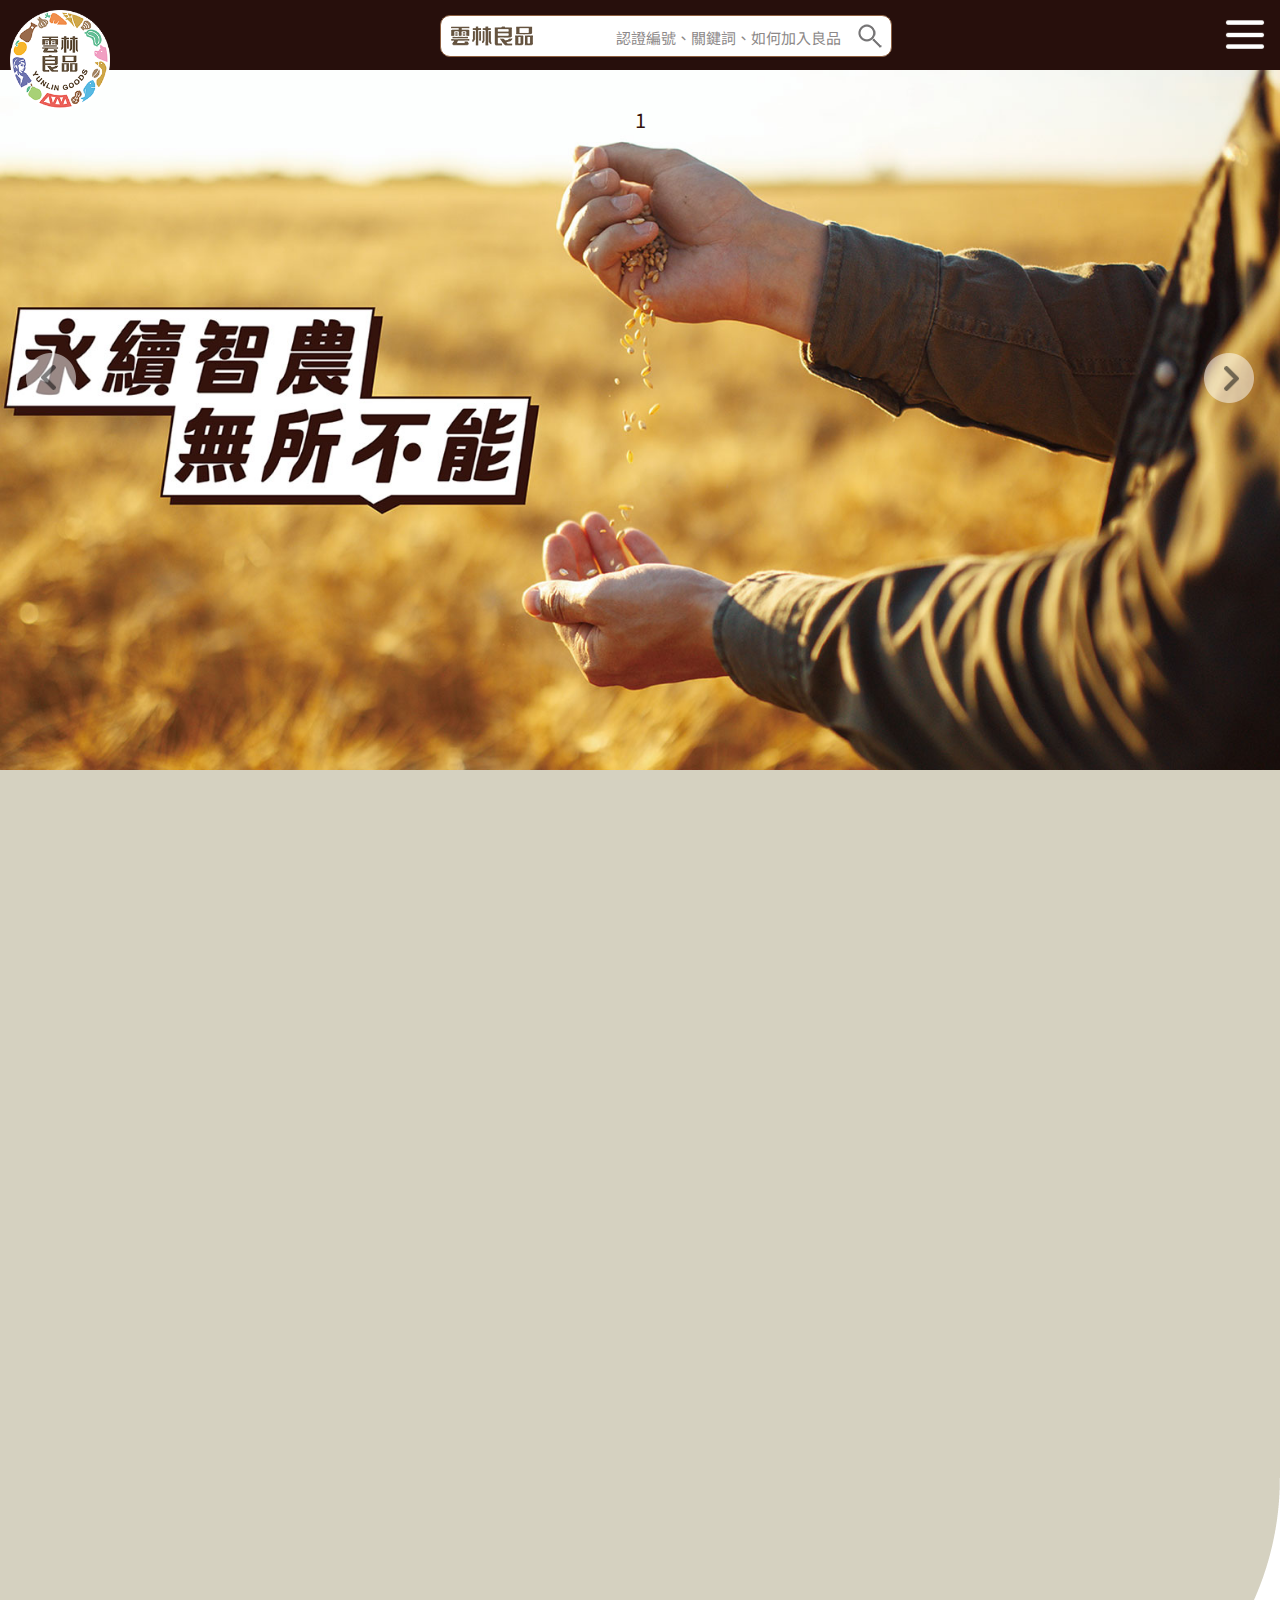
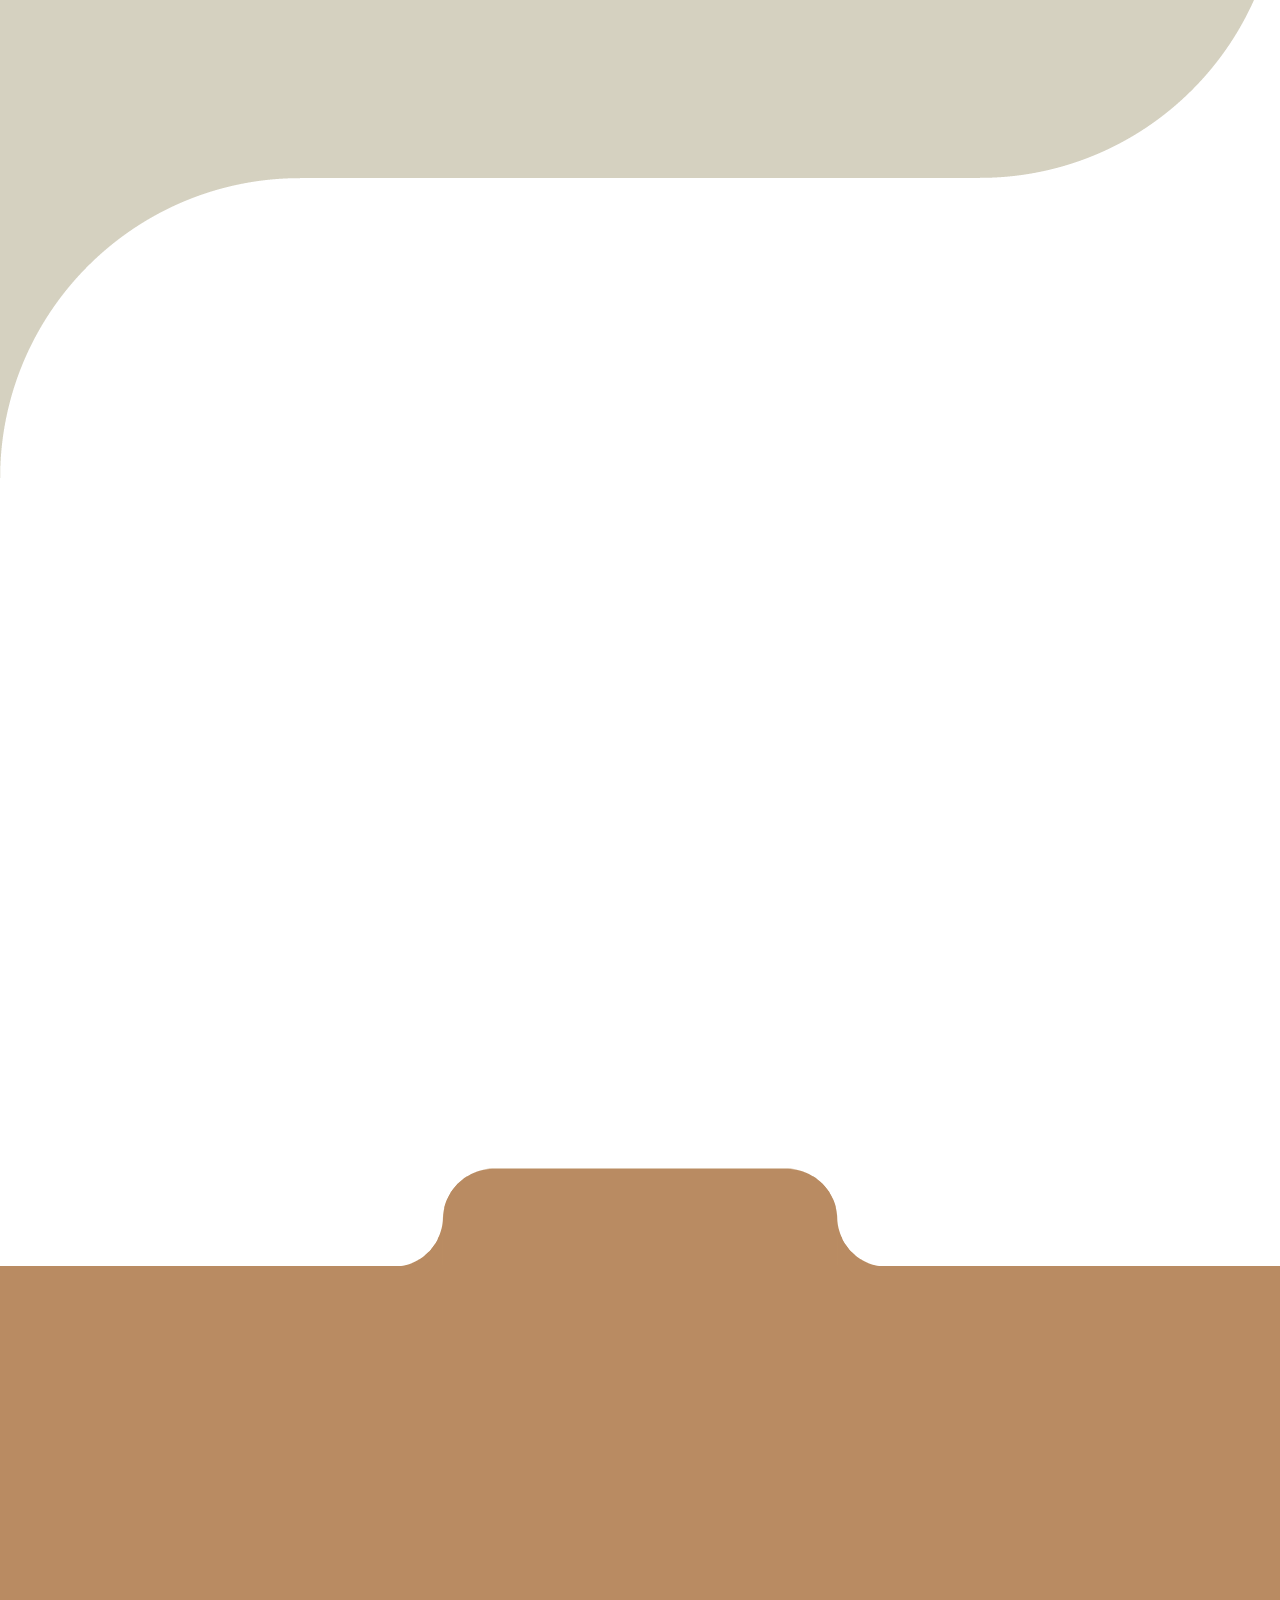
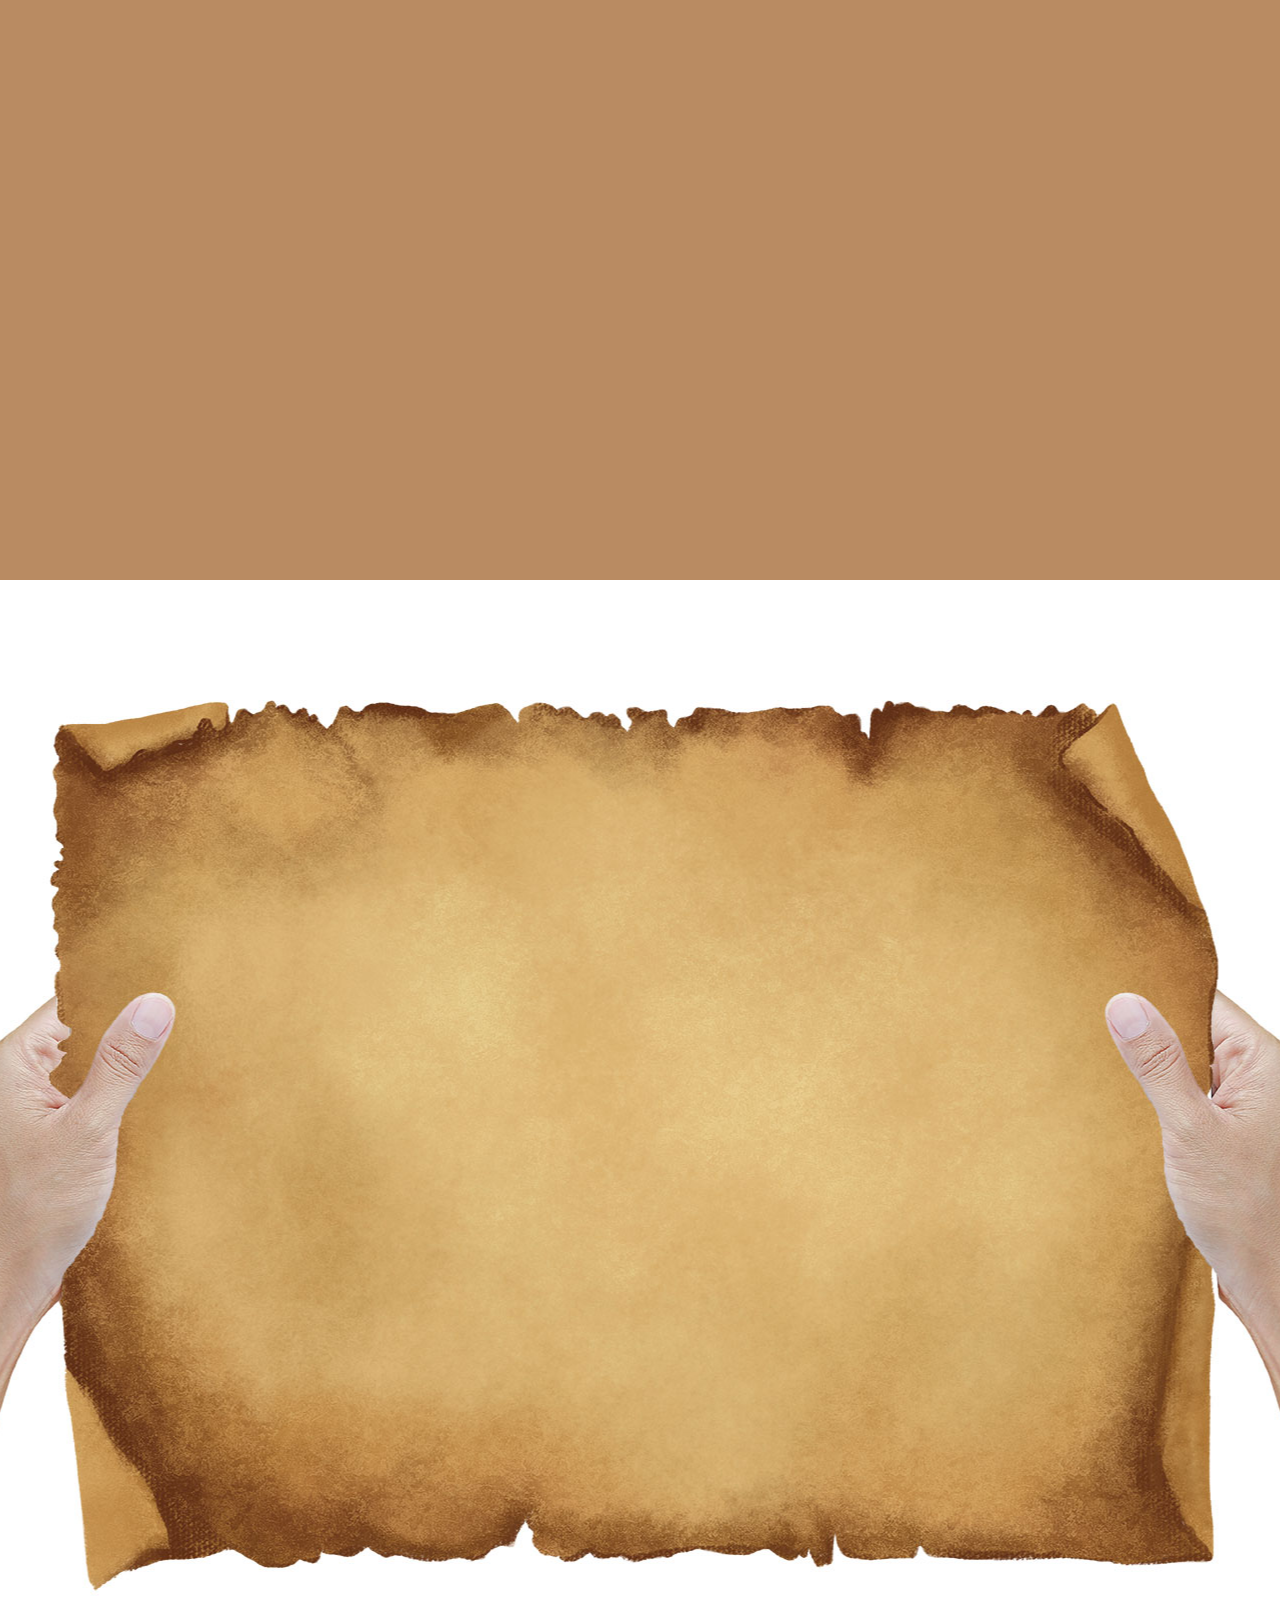
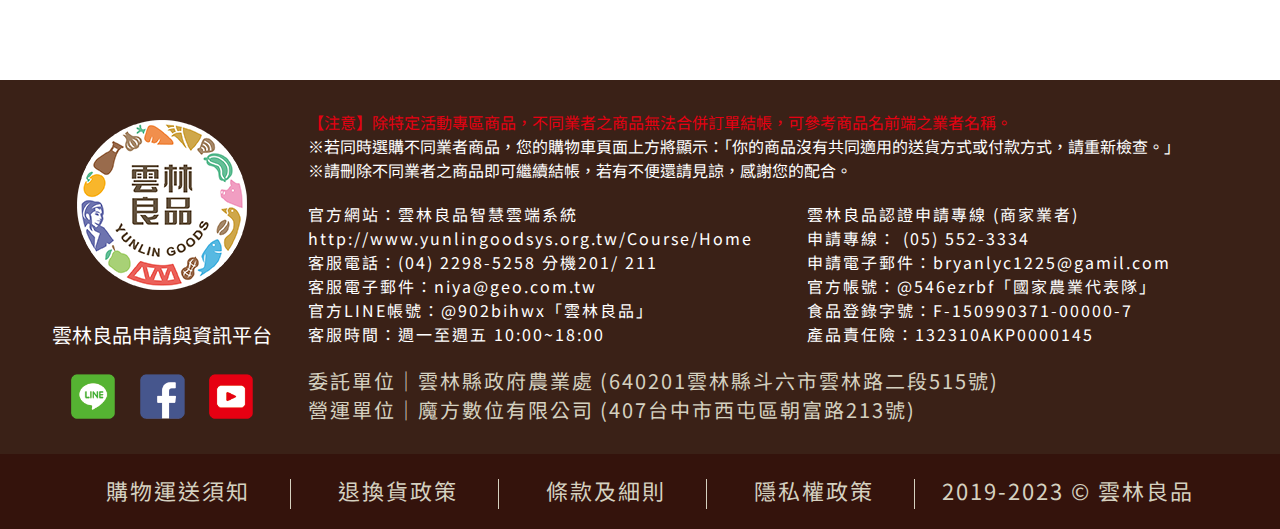
<file: web_yunlin/index.html>
<!DOCTYPE html>
<html>
<head>
<meta charset="UTF-8">
<meta http-equiv="X-UA-Compatible" content="IE=edge,chrome=1">
<meta name="viewport" content="width=550, shrink-to-fit=yes,user-scalable=no" />
<meta name="format-detection" content="telephone=no">
<link rel="shortcut icon" href="img/favicon.ico"/>
<link rel="bookmark" href="img/favicon.ico"/>
<meta name="description" content="">
<meta name="keywords" content="">
<meta property="og:title" content="雲林良品">
<meta property="og:description" content="">
<meta property="og:url" content="">
<meta property="og:image" content="img/fb.jpg">
<link rel="stylesheet" href="css/owl.carousel.min.css">
<link rel="stylesheet" href="css/owl.theme.default.min.css">
<link rel="stylesheet" href="css/yunlingoods.css">
<link rel="stylesheet" href="css/yunlingoods_media.css">
<script src="https://code.jquery.com/jquery-3.5.1.min.js"></script>
<script src="js/owl.carousel.min.js"></script>
<script src="js/yunlingoods.js"></script>
<!-- aos -->
<link href="https://unpkg.com/aos@2.3.1/dist/aos.css" rel="stylesheet">
<script src="https://unpkg.com/aos@2.3.1/dist/aos.js"></script>
<!-- google fonts -->
<link rel="preconnect" href="https://fonts.googleapis.com">
<link rel="preconnect" href="https://fonts.gstatic.com" crossorigin>
<link href="https://fonts.googleapis.com/css2?family=Noto+Sans+TC:wght@100;300;400;500;700;900&display=swap" rel="stylesheet">
<title>雲林良品</title>
</head>
<body>
<!--top-->
<div class="top">
  <div class="logo"></div>
  <div class="search">
    <input type="text" placeholder="認證編號、關鍵詞、如何加入良品">
    <div class="search_b"></div>
  </div>
  <div class="toggle"></div>
  <div class="nav">
    <a href="#p4">關於良品</a><span></span>
    <a href="#p3">本月主打</a><span></span>
    <a href="">展延說明</a><span></span>
    <a href="">聯絡我們</a><b></b>
    <div class="topbut tb1" onclick="location.href='register.html'">註冊</div>
    <div class="topbut tb2" onclick="location.href='login.html'">登入</div>
  </div>
</div>
<!--kv-->
<div class="kv">
  <div class="arr arrl"></div>
  <div class="arr arrr"></div>
  <div class="kvpicout owl-carousel owl-theme">
    <div class="kvpic kv_p1">1</div>
    <div class="kvpic kv_p2">2</div>
    <div class="kvpic kv_p3">3</div>
  </div>
</div>
<!--part1-->
<div class="part1">
  <div class="w1200" data-aos="fade-down" data-aos-duration="500">
    <h2>最新消息<span>LATEST NEWS</span></h2>
    <div class="allnews">
      <div class="news1"><span>雲林縣政府3日在縣府大禮堂舉辦「雲林良品Time」成果發表記者會<b></b></span></div>
      <div class="news2"><span>雲林縣政府3日在縣府大禮堂舉辦「雲林良品Time」成果發表記者會<b></b></span></div>
      <div class="news3"><span>雲林縣政府3日在縣府大禮堂舉辦「雲林良品Time」成果發表記者會<b></b></span></div>
      <div class="news4"><span>雲林縣政府3日在縣府大禮堂舉辦「雲林良品Time」成果發表記者會<b></b></span></div>
      <div class="news5"><span>雲林縣政府3日在縣府大禮堂舉辦「雲林良品Time」成果發表記者會<b></b></span></div>
      <div class="news6"><span>雲林縣政府3日在縣府大禮堂舉辦「雲林良品Time」成果發表記者會<b></b></span></div>
    </div>
  </div>
</div>
<!--part2-->
<div class="part2">
  <div class="w1200" data-aos="fade-down" data-aos-duration="500">
    <h2>加入雲林良品<span>JOIN YUNLIN GOODS</span></h2>
    <div class="p2_txt">「雲林良品」是雲林在地情感品牌，強調屬地主義，不論是生鮮農產品優質加工品、乃至於文創商品或悠遊場域，透過縣府的認證機制海納在地優質商品，並授予雲林良品標章，積極宣傳行銷本縣品牌故事。</div>
    <div class="step"><span></span><p onclick="location.href='process.html'">簡單四步驟，讓你輕鬆擁有良品認證</p></div>
  </div>
</div>
<!--part3-->
<div class="part3" id="p3">
  <div class="w1200" data-aos="fade-down" data-aos-duration="500">
    <h2>本月主打<span>MAIN PRODUCT</span></h2>
    <div class="pro_all">
      <div><div class="pro1"></div>（阿甘薯叔）冰烤地瓜<br/>520g(盒裝)</div>
      <div><div class="pro2"></div>（阿甘薯叔）冰烤地瓜<br/>520g(盒裝)</div>
      <div><div class="pro3"></div>（阿甘薯叔）冰烤地瓜<br/>520g(盒裝)</div>
      <div><div class="pro4"></div>（阿甘薯叔）冰烤地瓜<br/>520g(盒裝)</div>
      <div><div class="pro5"></div>（阿甘薯叔）冰烤地瓜<br/>520g(盒裝)</div>
      <div><div class="pro6"></div>（阿甘薯叔）冰烤地瓜<br/>520g(盒裝)</div>
      <div><div class="pro7"></div>（阿甘薯叔）冰烤地瓜<br/>520g(盒裝)</div>
      <div><div class="pro8"></div>（阿甘薯叔）冰烤地瓜<br/>520g(盒裝)</div>
    </div>
  </div>
</div>
<!--part4-->
<div class="part4" id="p4">
  <div class="w1200" data-aos="fade-down" data-aos-duration="500">
    <h2>關於雲林良品<span>ABOUT YUNLIN GOODS</span></h2>
    <div class="p4_txt">面臨全球化市場，雲林縣政府正如火如荼塑造「雲林良品」品牌形象，透過評鑑活動鼓勵廠商持續發揚雲林特色，並海納各地優質團隊及商品，幫助在地業者融入雲林良品品牌。<br/><br/>
      雲林縣政府以推動「雲林良品」為主要政策目標，透過認證機制海納在地極具雲林特色優質團隊及商品，協助業者導入雲林良品品牌提高附加價值與市場區隔，透過行銷推介、規劃塑造打響「雲林良品」品牌形象。雲林縣政府積極媒合各通路及貿易管道，將榮獲雲林良品之產品透過共同行行銷及通路上架將各項雲林良品上架到百貨、超市及電子商務平台。希冀透過通路上架及推廣讓雲林良品躍上世界舞臺，讓更多人認識且認同雲林良品，成為大眾信賴 的品牌同時為雲林經濟創造無限商機。</div>
  </div>
</div>
<!--footer-->
<div class="footer">
  <div class="w1200">
    <div class="footer_two">
      <div class="logo_s">雲林良品申請與資訊平台
        <div class="social">
          <a href="#" class="line"></a>
          <a href="#" class="fb"></a>
          <a href="#" class="yt"></a>
        </div>
      </div>
      <div class="footer_txt">
        <p><span>【注意】除特定活動專區商品，不同業者之商品無法合併訂單結帳，可參考商品名前端之業者名稱。</span>
        ※若同時選購不同業者商品，您的購物車頁面上方將顯示：「你的商品沒有共同適用的送貨方式或付款方式，請重新檢查。」<br/>
        ※請刪除不同業者之商品即可繼續結帳，若有不便還請見諒，感謝您的配合。</p>
        <div class="footer_txt2">
          <ul>
            <li>官方網站：雲林良品智慧雲端系統</li>
            <li><a href="http://www.yunlingoodsys.org.tw/Course/Home">http://www.yunlingoodsys.org.tw/Course/Home</a></li>
            <li>客服電話：(04) 2298-5258 分機201/ 211</li>
            <li>客服電子郵件：<a href="mailto:niya@geo.com.tw">niya@geo.com.tw</a></li>
            <li>官方LINE帳號：@902bihwx「雲林良品」</li>
            <li>客服時間：週一至週五 10:00~18:00</li>
          </ul>
          <ul>
            <li>雲林良品認證申請專線 (商家業者)</li>
            <li>申請專線： (05) 552-3334</li>
            <li>申請電子郵件：<a href="mailto:bryanlyc1225@gamil.com">bryanlyc1225@gamil.com</a></li>
            <li>官方帳號：@546ezrbf「國家農業代表隊」</li>
            <li>食品登錄字號：F-150990371-00000-7</li>
            <li>產品責任險：132310AKP0000145</li>
          </ul>
        </div>
        <div class="footer_txt3">
          委託單位｜雲林縣政府農業處 (640201雲林縣斗六市雲林路二段515號)<br/>
          營運單位｜魔方數位有限公司 (407台中市西屯區朝富路213號)
        </div>
      </div>
    </div>
  </div>
</div>
<div class="footer2">
  <div class="w1200">
    <a href="#">購物運送須知</a><span></span>
    <a href="#">退換貨政策</a><span></span>
    <a href="#">條款及細則</a><span></span>
    <a href="#">隱私權政策</a><span class="f_m"></span><br class="f_m2"/>
    2019-2023 © 雲林良品
  </div>
</div>
<script>
    AOS.init();
</script>
</body>
</html>
</file>
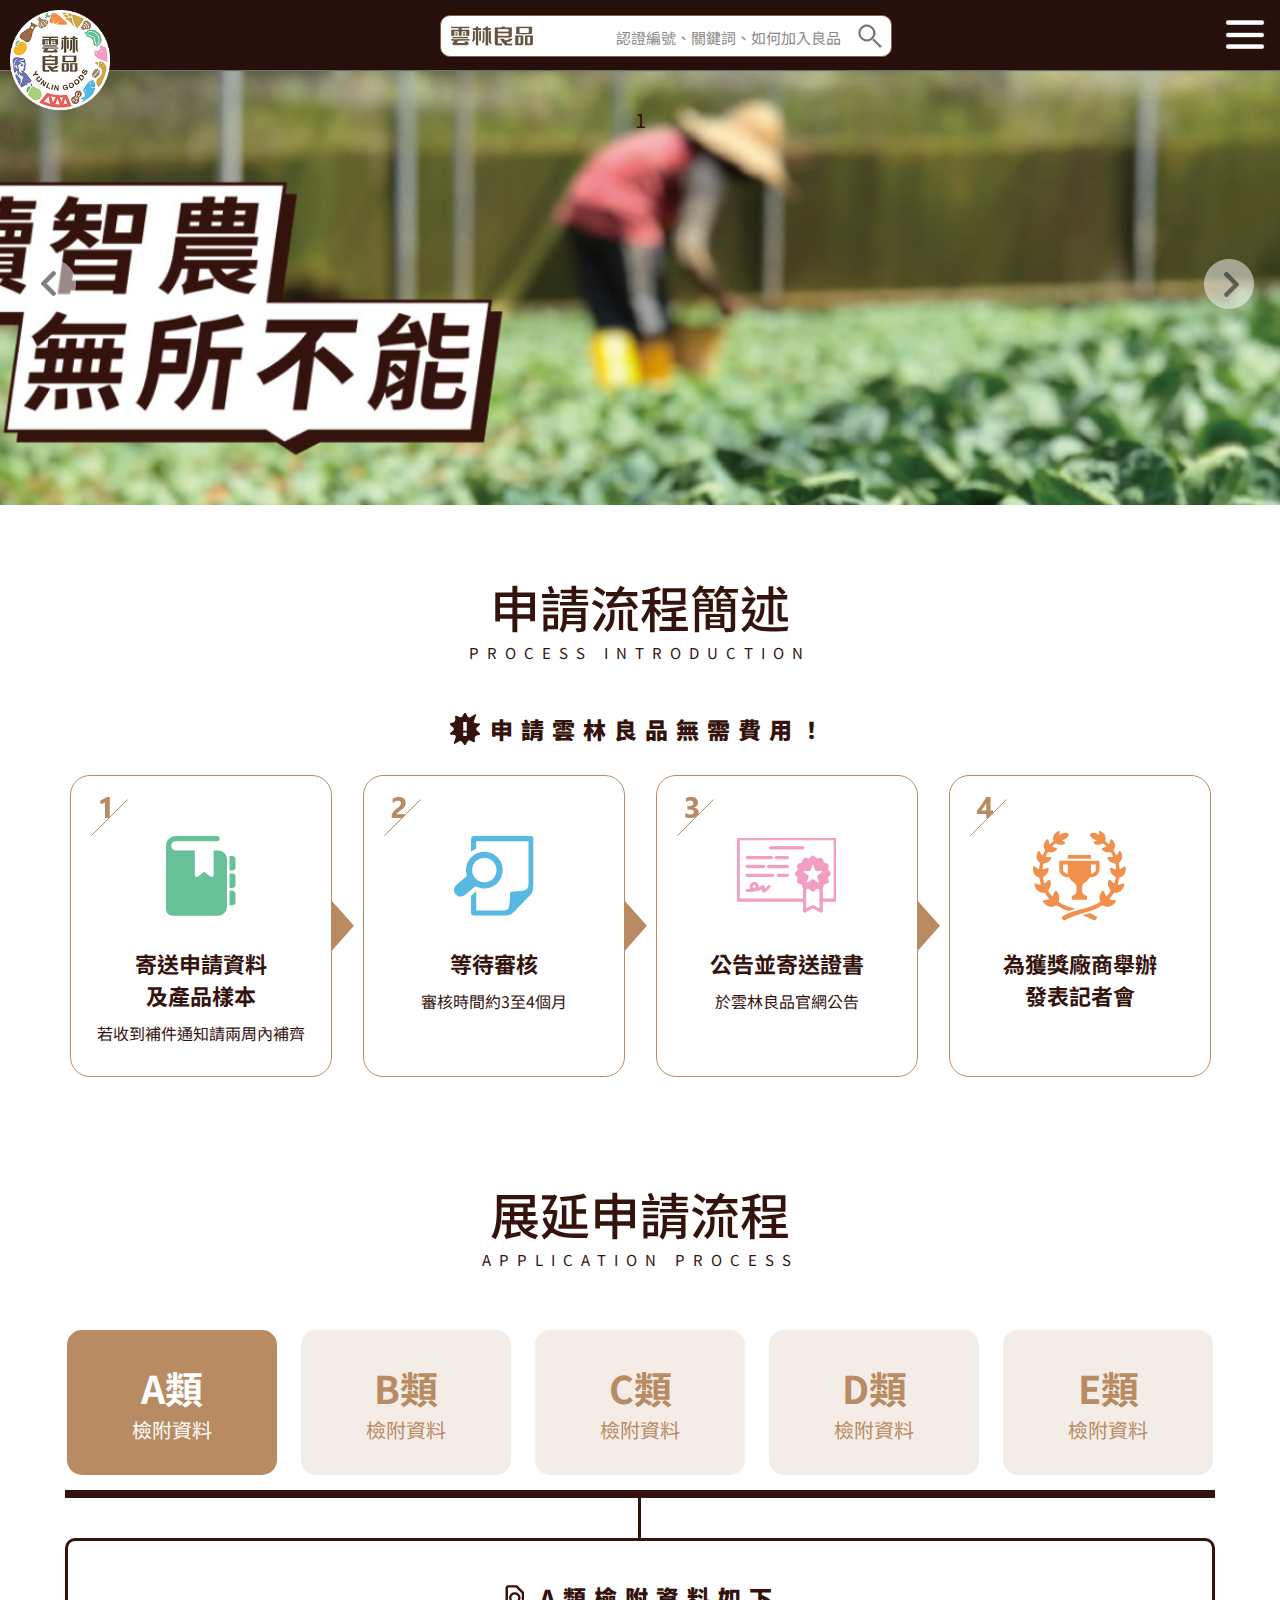
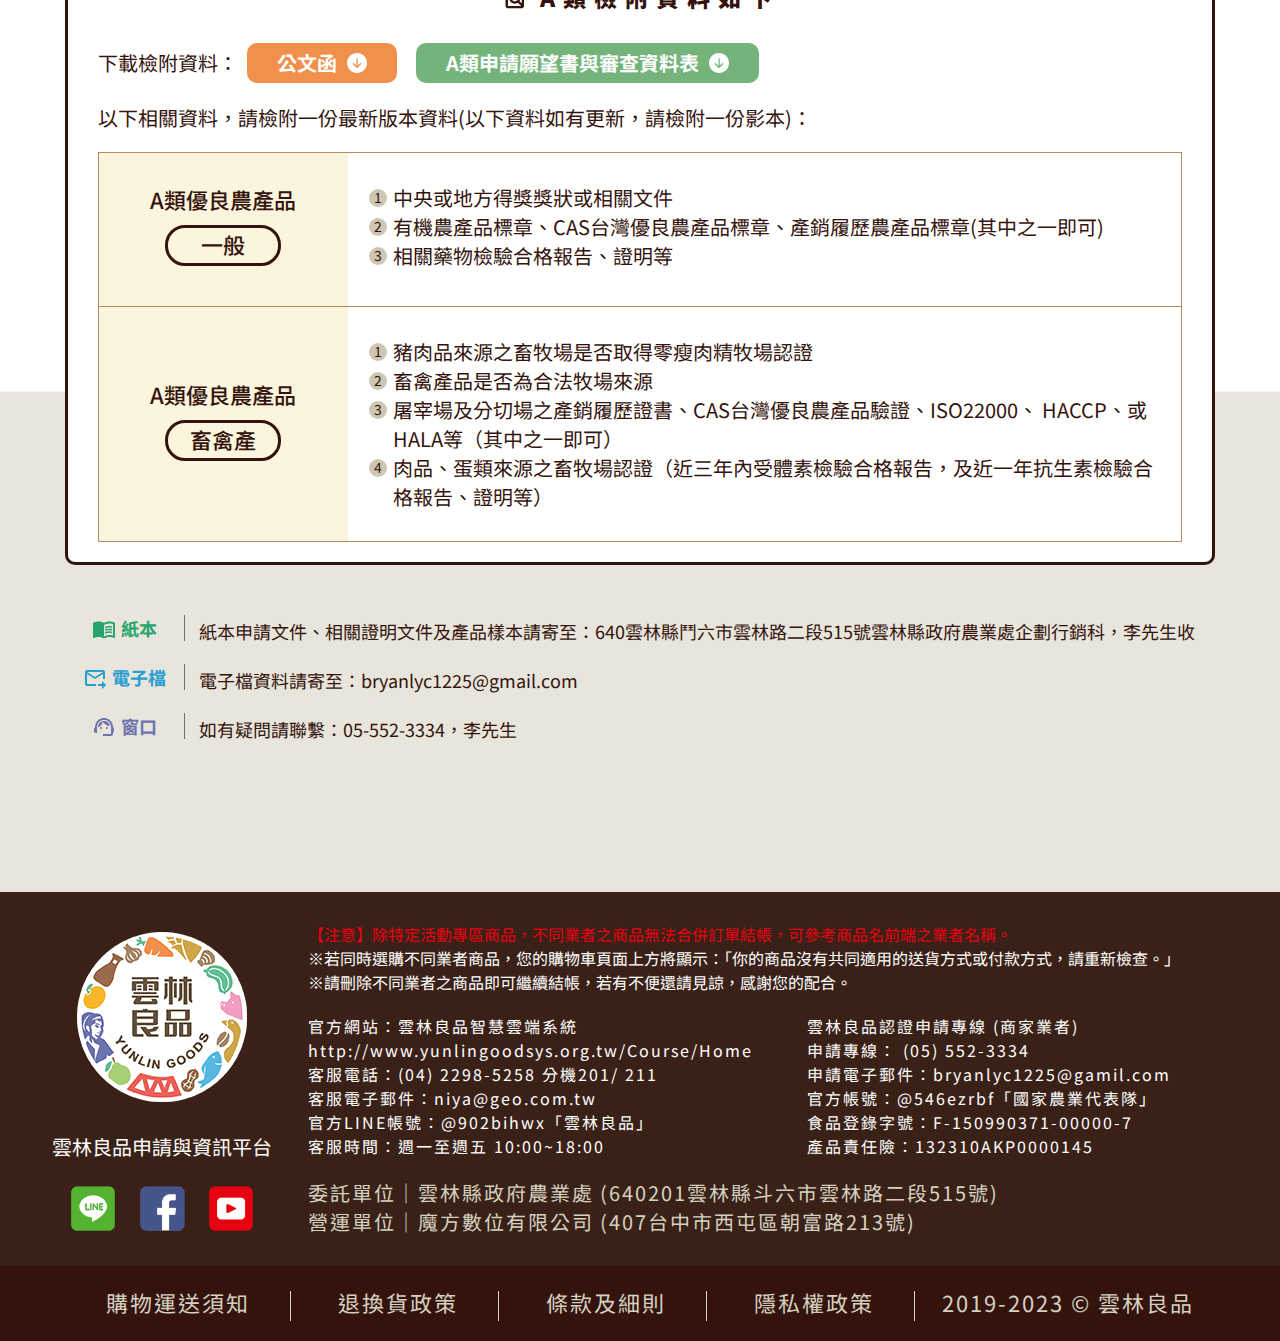
<file: web_yunlin/process.html>
<!DOCTYPE html>
<html>
<head>
<meta charset="UTF-8">
<meta http-equiv="X-UA-Compatible" content="IE=edge,chrome=1">
<meta name="viewport" content="width=550, shrink-to-fit=yes,user-scalable=no" />
<meta name="format-detection" content="telephone=no">
<link rel="shortcut icon" href="img/favicon.ico"/>
<link rel="bookmark" href="img/favicon.ico"/>
<meta name="description" content="">
<meta name="keywords" content="">
<meta property="og:title" content="雲林良品">
<meta property="og:description" content="">
<meta property="og:url" content="">
<meta property="og:image" content="img/fb.jpg">
<link rel="stylesheet" href="css/owl.carousel.min.css">
<link rel="stylesheet" href="css/owl.theme.default.min.css">
<link rel="stylesheet" href="css/yunlingoods.css">
<link rel="stylesheet" href="css/yunlingoods_media.css">
<script src="https://code.jquery.com/jquery-3.5.1.min.js"></script>
<script src="js/owl.carousel.min.js"></script>
<script src="js/yunlingoods.js"></script>
<!-- aos -->
<link href="https://unpkg.com/aos@2.3.1/dist/aos.css" rel="stylesheet">
<script src="https://unpkg.com/aos@2.3.1/dist/aos.js"></script>
<!-- google fonts -->
<link rel="preconnect" href="https://fonts.googleapis.com">
<link rel="preconnect" href="https://fonts.gstatic.com" crossorigin>
<link href="https://fonts.googleapis.com/css2?family=Noto+Sans+TC:wght@100;300;400;500;700;900&display=swap" rel="stylesheet">
<title>雲林良品</title>
</head>
<body>
<!--top-->
<div class="top">
  <div class="logo" onclick="location.href='index.html'"></div>
  <div class="search">
    <input type="text" placeholder="認證編號、關鍵詞、如何加入良品">
    <div class="search_b"></div>
  </div>
  <div class="toggle"></div>
  <div class="nav">
    <a href="#p4">關於良品</a><span></span>
    <a href="#p3">本月主打</a><span></span>
    <a href="">展延說明</a><span></span>
    <a href="">聯絡我們</a><b></b>
    <div class="topbut tb1" onclick="location.href='register.html'">註冊</div>
    <div class="topbut tb2" onclick="location.href='login.html'">登入</div>
  </div>
</div>
<!--kv-->
<div class="kv kvpage">
  <div class="arr arrl"></div>
  <div class="arr arrr"></div>
  <div class="kvpicout owl-carousel owl-theme">
    <div class="kvpic kv_p1">1</div>
    <div class="kvpic kv_p2">2</div>
    <div class="kvpic kv_p3">3</div>
  </div>
</div>
<!--page_cont1-->
<div class="page_c1">
  <div class="w1200">
    <h2>申請流程簡述<span>PROCESS INTRODUCTION</span></h2>
    <div class="tips"><span></span>申請雲林良品無需費用！</div>
    <div class="c1_step">
      <div class="c1s1">
        <p><img src="img/icon_s1.png"/></p>
        寄送申請資料<br/>及產品樣本<span>若收到補件通知請兩周內補齊</span>
      </div>
      <i></i>
      <div class="c1s2">
        <p><img src="img/icon_s2.png"/></p>
        等待審核<span>審核時間約3至4個月</span>
      </div>
      <i></i>
      <div class="c1s3">
        <p><img src="img/icon_s3.png"/></p>
        公告並寄送證書<span>於雲林良品官網公告</span>
      </div>
      <i></i>
      <div class="c1s4">
        <p><img src="img/icon_s4.png"/></p>
        為獲獎廠商舉辦<br/>發表記者會</span>
      </div>
    </div>
  </div>
</div>
<!--page_cont2-->
<div class="page_c2">
  <div class="w1200">
    <h2>展延申請流程<span>APPLICATION PROCESS</span></h2>
    <div class="c2_step">
      <div class="on">A類<span>檢附資料</span></div>
      <div>B類<span>檢附資料</span></div>
      <div>C類<span>檢附資料</span></div>
      <div>D類<span>檢附資料</span></div>
      <div>E類<span>檢附資料</span></div>
    </div>
    <div class="c2step_out">
      <i></i>
      <div class="c2a">
        <div class="tips"><span></span>A類檢附資料如下</div>
        <div>下載檢附資料：
          <div class="butout">
            <button class="org">公文函<span></span></button>
            <button class="green">A類申請願望書與審查資料表<span></span></button>
          </div>
        </div>
        <p>以下相關資料，請檢附一份最新版本資料(以下資料如有更新，請檢附一份影本)：</p>
        <table class="c2table">
          <tr>
            <td>A類優良農產品<span>一般</span></td>
            <td>
              <ul>
                <li><b>1</b>中央或地方得獎獎狀或相關文件</li>
                <li><b>2</b>有機農產品標章、CAS台灣優良農產品標章、產銷履歷農產品標章(其中之一即可)</li>
                <li><b>3</b>相關藥物檢驗合格報告、證明等</li>
              </ul>
            </td>
          </tr>
          <tr>
            <td>A類優良農產品<span>畜禽產</span></td>
            <td>
              <ul>
                <li><b>1</b>豬肉品來源之畜牧場是否取得零瘦肉精牧場認證</li>
                <li><b>2</b>畜禽產品是否為合法牧場來源</li>
                <li><b>3</b>屠宰場及分切場之產銷履歷證書、CAS台灣優良農產品驗證、ISO22000、 HACCP、或HALA等（其中之一即可）</li>
                <li><b>4</b>肉品、蛋類來源之畜牧場認證（近三年內受體素檢驗合格報告，及近一年抗生素檢驗合格報告、證明等）</li>
              </ul>
            </td>
          </tr>
        </table>
      </div>
      <div class="c2b hide">
        <div class="tips"><span></span>B類檢附資料如下</div>
        <div>下載檢附資料：
          <div class="butout">
            <button class="org">公文函<span></span></button>
            <button class="green">B類申請願望書與審查資料表<span></span></button>
          </div>
        </div>
        <p>以下相關資料，請檢附一份最新版本資料(以下資料如有更新，請檢附一份影本)：</p>
        <table class="c2table">
          <tr>
            <td>B類安心農產<br class="f_m3" />加工品<span>一般</span></td>
            <td>
              <ul>
                <li><b>1</b>中央或地方得獎獎狀或相關文件</li>
                <li><b>2</b>加工廠證明文件</li>
                <li><b>3</b>有機農產品標章、CAS台灣優良農產品標章、產銷履歷農產品標章、雲林十大 伴手禮、ISO22000、HACCP、HALA等(其中之一即可)</li>
              </ul>
            </td>
          </tr>
          <tr>
            <td>B類安心農產<br class="f_m3" />加工品<span>畜產</span></td>
            <td>
              <ul>
                <li><b>1</b>中央或地方得獎獎狀或相關文件</li>
                <li><b>2</b>加工廠證明文件</li>
                <li><b>3</b>肉品來源之畜牧場之零瘦肉精牧場認證(家禽來源免付)</li>
                <li><b>4</b>肉品來源之畜牧場認證(近三年內受體素檢驗合格報告,及近一年抗生素檢驗 合格報告、證明等)</li>
              </ul>
            </td>
          </tr>
        </table>
      </div>
      <div class="c2c hide">
        <div class="tips"><span></span>C類檢附資料如下</div>
        <div>下載檢附資料：
          <div class="butout">
            <button class="org">公文函<span></span></button>
            <button class="green">C類申請願望書與審查資料表<span></span></button>
          </div>
        </div>
        <p>以下相關資料，請檢附一份最新版本資料(以下資料如有更新，請檢附一份影本)：</p>
        <table class="c2table">
          <tr>
            <td>C類：雲創良品</td>
            <td>
              <ul>
                <li><b>1</b>最新「雲創點晴」產品認證</li>
                <li><b>2</b>最新「地方型SBIR」輔導開發之產品</li>
              </ul>
            </td>
          </tr>
        </table>
      </div>
      <div class="c2d hide">
        <div class="tips"><span></span>D類檢附資料如下</div>
        <div>下載檢附資料：
          <div class="butout">
            <button class="org">公文函<span></span></button>
            <button class="green">D類申請願望書與審查資料表<span></span></button>
          </div>
        </div>
        <p>以下相關資料，請檢附一份最新版本資料(以下資料如有更新，請檢附一份影本)：</p>
        <table class="c2table">
          <tr>
            <td>D類：悠遊良品</td>
            <td>
              <ul>
                <li><b>1</b>最新通過經濟部評鑑觀光工廠認證</li>
                <li><b>2</b>最新第1~3類觀光遊憩地區認證</li>
              </ul>
            </td>
          </tr>
        </table>
      </div>
      <div class="c2e hide">
        <div class="tips"><span></span>E類檢附資料如下</div>
        <div>下載檢附資料：
          <div class="butout">
            <button class="org">公文函<span></span></button>
            <button class="green">E類申請願望書與審查資料表<span></span></button>
          </div>
        </div>
        <p>以下相關資料，請檢附一份最新版本資料(以下資料如有更新，請檢附一份影本)：</p>
        <table class="c2table">
          <tr>
            <td>E類：其他</td>
            <td>
              <ul>
                <li><b>1</b>產品是否符合酒類標示規定</li>
                <li><b>2</b>產品是否符合酒類衛生標準</li>
                <li><b>3</b>經推動委員會核可之認證或獎項(請敘明)</li>
              </ul>
            </td>
          </tr>
        </table>
      </div>
    </div>
    <div class="c2bot">
      <div>
        <span class="c2bota"><i></i>紙本</span>
        <p>紙本申請文件、相關證明文件及產品樣本請寄至：640雲林縣鬥六市雲林路二段515號雲林縣政府農業處企劃行銷科，李先生收</p>
      </div>
      <div>
        <span class="c2botb"><i></i>電子檔</span>
        <p>電子檔資料請寄至：bryanlyc1225@gmail.com</p>
      </div>
      <div>
        <span class="c2botc"><i></i>窗口</span>
        <p>如有疑問請聯繫：05-552-3334，李先生</p>
      </div>
    </div>
  </div>
</div>
<!--footer-->
<div class="footer">
  <div class="w1200">
    <div class="footer_two">
      <div class="logo_s">雲林良品申請與資訊平台
        <div class="social">
          <a href="#" class="line"></a>
          <a href="#" class="fb"></a>
          <a href="#" class="yt"></a>
        </div>
      </div>
      <div class="footer_txt">
        <p><span>【注意】除特定活動專區商品，不同業者之商品無法合併訂單結帳，可參考商品名前端之業者名稱。</span>
        ※若同時選購不同業者商品，您的購物車頁面上方將顯示：「你的商品沒有共同適用的送貨方式或付款方式，請重新檢查。」<br/>
        ※請刪除不同業者之商品即可繼續結帳，若有不便還請見諒，感謝您的配合。</p>
        <div class="footer_txt2">
          <ul>
            <li>官方網站：雲林良品智慧雲端系統</li>
            <li><a href="http://www.yunlingoodsys.org.tw/Course/Home">http://www.yunlingoodsys.org.tw/Course/Home</a></li>
            <li>客服電話：(04) 2298-5258 分機201/ 211</li>
            <li>客服電子郵件：<a href="mailto:niya@geo.com.tw">niya@geo.com.tw</a></li>
            <li>官方LINE帳號：@902bihwx「雲林良品」</li>
            <li>客服時間：週一至週五 10:00~18:00</li>
          </ul>
          <ul>
            <li>雲林良品認證申請專線 (商家業者)</li>
            <li>申請專線： (05) 552-3334</li>
            <li>申請電子郵件：<a href="mailto:bryanlyc1225@gamil.com">bryanlyc1225@gamil.com</a></li>
            <li>官方帳號：@546ezrbf「國家農業代表隊」</li>
            <li>食品登錄字號：F-150990371-00000-7</li>
            <li>產品責任險：132310AKP0000145</li>
          </ul>
        </div>
        <div class="footer_txt3">
          委託單位｜雲林縣政府農業處 (640201雲林縣斗六市雲林路二段515號)<br/>
          營運單位｜魔方數位有限公司 (407台中市西屯區朝富路213號)
        </div>
      </div>
    </div>
  </div>
</div>
<div class="footer2">
  <div class="w1200">
    <a href="#">購物運送須知</a><span></span>
    <a href="#">退換貨政策</a><span></span>
    <a href="#">條款及細則</a><span></span>
    <a href="#">隱私權政策</a><span class="f_m"></span><br class="f_m2"/>
    2019-2023 © 雲林良品
  </div>
</div>
<script>
    AOS.init();
</script>
</body>
</html>
</file>
<file: web_yunlin/css/yunlingoods.css>
@charset "utf-8";
/* CSS Document */
*{
	margin: 0;
	padding: 0;
	border: 0;
	font-size: 100%;
	font: inherit;
	font-family: 'Noto Sans TC' , sans-serif;
	vertical-align:baseline;
	text-decoration:none;
}
article, aside, details, figcaption, figure, footer, header, hgroup, menu, nav, section {
	display: block;
}
ol, ul {
	list-style: none;
}
blockquote, q {
	quotes: none;
}
blockquote:before, blockquote:after, q:before, q:after {
	content: '';
	content: none;
}
body, html{
	overflow-anchor: none;
	width:100%;
	height: auto;
	color: #34130c;
}
html{
	font-size: 20px;
}
.hide, .toggle,.f_m2,.f_m3{
	display: none;
}
.w1200{
	width: 1200px;
	text-align: center;
	margin: 0 auto;
}
.top{
	position: relative;
	background: #270F0C;
	width: 100%;
	height: 100px;
	z-index: 10;
}
.top > div{
	vertical-align: top;
}
.logo{
	position: relative;
	display: inline-block;
	background: url(../img/logo.png) top center no-repeat;
	background-size: contain;
	width: 170px;
	height: 170px;
	margin: 10px 0 0 10px;
}
.search{
	position: absolute;
	width: 300px;
	top: 25px;
	right: 1040px;
}
.search input{
	width: 100%;
	background: url(../img/s_logo.png) no-repeat center #fff;
	background-position-x: 10px;
	border-radius: 10px;
	border: 1px solid #8d6042;
	padding: 5px 50px 5px 100px;
	text-align: right;
	font-size: 18px;
	line-height: 30px;
}
.search input::placeholder{
	font-size: 15px;
	color: #8c8888;
}
.search_b{
	position: absolute;
	background: url(../img/search.png) no-repeat;
	width: 30px;
	height: 30px;
	right: -145px;
	top: 6px;
}
.nav{
	float: right;
	letter-spacing: 1px;
	color: #d5d1c0;
	font-size: 22px;
	margin-top: 20px;
}
.nav a{
	color: #d5d1c0;
	transition: 0.3s;
}
.nav a:hover,.footer2 a:hover{
	color: #fff;
}
.nav span,.footer2 span{
	display: inline-block;
	width: 1px;
	background: #8d6042;
	height: 30px;
	margin: 0 20px;
	vertical-align: middle;
}
.topbut{
	display: inline-block;
	font-size: 20px;
	border-radius: 10px;
	border: 1px solid #8d6042;
	padding: 10px 20px;
	margin: 0 6px;
	cursor: pointer;
	transition: 0.3s;
}
.topbut:hover{
	background: #8d6042;
}
.topbut.tb1{
	margin-left: 20px;
}
.topbut.tb2{
	margin-right: 20px;
}
.kv{
	position: relative;
	background: #8d6042;
	width: 100%;
	height: 900px;
}
.kv > div{
	position: absolute;
}
.kvpicout{
	width: 100%;
	height: 900px;
	overflow: hidden;
}
.kvpic{
	width: 100%;
	height: 900px;
	text-align: center;
}
.kv_p1{
	background: url(../img/kv.jpg) center no-repeat #8d6042;
	background-size: cover;
}
.kv_p2{
	background: url(../img/kv.jpg) center no-repeat #8d6042;
	background-size: cover;
}
.kv_p3{
	background: url(../img/kv.jpg) center no-repeat #8d6042;
	background-size: cover;
}
.arr{
	width: 50px;
	height: 50px;
	top: 48%;
	z-index: 5;
	cursor: pointer;
	transition: 0.3s;
}
.arrl{
	background: url(../img/arr_l.png) center;
	left: 2%;
}
.arrr{
	background: url(../img/arr_r.png) center;
	right: 2%;
}
.arr:hover{
	filter: brightness(0.9);
}
.part1{
	background: url(../img/bg1.png) bottom right no-repeat #d5d1c0;
	padding: 100px 0;
}
h2{
	font-size: 50px;
	font-weight: 500;
	text-align: center;
	width: fit-content;
	margin: 0 auto;
}
h2 span{
	display: block;
	font-size: 15px;
	font-weight: 400;
	letter-spacing: 8px;
	padding-bottom: 20px;
	border-bottom: 2px solid #34130c;
}
.allnews{
	margin: 20px auto;
}
.allnews > div{
	position: relative;
	display: inline-block;
	width: 366px;
	height: 294px;
	border-radius: 20px;
	border: 2px solid #34130c;
	box-shadow: 5px 5px 10px rgba(50, 20, 12, 0.8);
	margin: 20px;
	cursor: pointer;
	transition: 0.3s;
}
.allnews > div span{
	position: absolute;
	top: 0;
	left: 0;
	opacity: 0;
}
.allnews > div span b{
	background: url(../img/arr_more.png) no-repeat;
	position: absolute;
	display: block;
	width: 30px;
	height: 20px;
	bottom: 30px;
	left: calc(50% - 15px);
}
.allnews > div:hover span{
	opacity: 1;
	width: calc(100% - 60px);
	height: calc(100% - 40px);
	border-radius: 18px;
	background: rgba(0, 0, 0, 0.8);
	color: #fff;
	text-align: center;
	padding: 20px 30px;
	font-size: 30px;
	letter-spacing: 2px;
}
.allnews > div:nth-child(3n-2),.pro_all > div:nth-child(4n-3){
	margin-left: 0;
}
.allnews > div:nth-child(3n),.pro_all > div:nth-child(4n){
	margin-right: 0;
}
.news1{
	background: url(../img/news_01.png) no-repeat;
	background-size: contain;
}
.news2{
	background: url(../img/news_02.png) no-repeat;
	background-size: contain;
}
.news3{
	background: url(../img/news_03.png) no-repeat;
	background-size: contain;
}
.news4{
	background: url(../img/news_04.png) no-repeat;
	background-size: contain;
}
.news5{
	background: url(../img/news_05.png) no-repeat;
	background-size: contain;
}
.news6{
	background: url(../img/news_06.png) no-repeat;
	background-size: contain;
}
.part2{
	background: url(../img/bg2.png) top left no-repeat #fff;
	padding: 100px 0;
}
.p2_txt{
	text-align: left;
	margin: 50px auto;
	width: 65%;
	letter-spacing: 2px;
	line-height: 45px;
}
.step{
	background: url(../img/step.png) top center no-repeat;
	width: 100%;
	height: 200px;
	padding-top: 239px;
}
.step span{
	display: block;
	height: 70px;
	width: 3px;
	background: #34130c;
	margin: 0 auto;
}
.step p{
	font-size: 20px;
	font-weight: 500;
	letter-spacing: 5px;
	border: 3px solid #34130c;
	width: fit-content;
	padding: 15px 60px;
	margin: 0 auto;
	cursor: pointer;
	transition: 0.3s;
}
.step p:hover{
	background: #fae1cb;
}
.part3{
	background: url(../img/bg3.png) top center no-repeat #b98b62;
	padding: 30px 0;
	color: #fff;
}
.part3 h2 span{
	border-bottom: 2px solid #fff;
}
.pro_all{
	margin: 50px auto;
}
.pro_all > div{
	position: relative;
	background: #34130c;
	display: inline-block;
	width: 270px;
	height: 65px;
	padding-top: 275px;
	border: 2px solid #34130c;
	box-shadow: 5px 5px 10px rgba(50, 20, 12, 0.8);
	color: #fff;
	letter-spacing: 1px;
	margin: 0 10px 25px 10px;
	cursor: pointer;
	transition: 0.3s;
}
.pro_all > div:hover{
	filter: brightness(1.2);
}
.pro_all > div > div{
	position: absolute;
	top: 0;
	width: 100%;
	height: 270px;
}
.pro1{
	background: url(../img/pro_01.jpg) top center no-repeat ;
	background-size: contain;
}
.pro2{
	background: url(../img/pro_02.jpg) top center no-repeat ;
	background-size: contain;
}
.pro3{
	background: url(../img/pro_03.jpg) top center no-repeat ;
	background-size: contain;
}
.pro4{
	background: url(../img/pro_04.jpg) top center no-repeat ;
	background-size: contain;
}
.pro5{
	background: url(../img/pro_05.jpg) top center no-repeat ;
	background-size: contain;
}
.pro6{
	background: url(../img/pro_06.jpg) top center no-repeat ;
	background-size: contain;
}
.pro7{
	background: url(../img/pro_07.jpg) top center no-repeat ;
	background-size: contain;
}
.pro8{
	background: url(../img/pro_08.jpg) top center no-repeat ;
	background-size: contain;
}
.part4{
	background: url(../img/bg4.jpg) bottom center no-repeat #fff;
	height: 880px;
	padding-top: 220px;
}
.p4_txt{
	width: 65%;
	letter-spacing: 2px;
	line-height: 42px;
	text-align: justify;
	margin: 40px auto 0 auto;
}
.footer{
	background: #3a2117;
	padding: 30px 0;
	letter-spacing: 2px;
}
.footer_two > div{
	display: inline-block;
	color: #fff;
	vertical-align: top;
}
.logo_s{
	background: url(../img/logo.png) top center no-repeat;
	text-align: center;
	width: 240px;
	padding-top: 200px;
	height: 100px;
	margin: 10px 20px 0 0;
	letter-spacing: 0;
}
.social a{
	display: inline-block;
	width: 45px;
	height: 45px;
	margin: 25px 10px 0 10px;
	transition: 0.3s;
}
.footer_two a:hover{
	filter: brightness(1.2);
}
a.line{
	background: url(../img/s_line.png) center no-repeat ;
	background-size: contain;
}
a.fb{
	background: url(../img/s_fb.png) center no-repeat ;
	background-size: contain;
}
a.yt{
	background: url(../img/s_yt.png) center no-repeat ;
	background-size: contain;
}
.footer_txt{
	width: calc(100% - 270px);
	font-size: 16px;
	text-align: left;
	letter-spacing: 2px;
}
.footer_txt p{
	letter-spacing: 0;
}
.footer_txt span{
	display: block;
	color: #e60012;
}
.footer_txt2{
	margin-top: 20px;
}
.footer_txt2 a{
	color: #fff;
}
.footer_txt2 > ul{
	display: inline-block;
	vertical-align: top;
}
.footer_txt2 > ul:first-child{
	width: 53%;
}
.footer_txt2 > ul:last-child{
	width: 45%;
}
.footer_txt3{
	color: #d5d1c0;
	font-size: 20px;
	margin-top: 20px;
	text-align: left;
}
.footer2{
	background: #34130c;
	padding: 20px 0;
	font-size: 22px;
	color: #d5d1c0;
	text-align: center;
	letter-spacing: 2px;
}
.footer2 a{
	display: inline-block;
	color: #d5d1c0;
	margin: 0 20px;
	transition: 0.3s;
}
.footer2 span{
	background: #d5d1c0;
}
/*---------20240327---------*/
.kvpage,.kvpage .kvpicout,.kvpage .kvpic{
	height: 435px;
}
.kvpage .kv_p1{
	background: url(../img/kvpage.jpg) center no-repeat #6d702d;
	background-size: cover;
}
.kvpage .kv_p2{
	background: url(../img/kvpage.jpg) center no-repeat #6d702d;
	background-size: cover;
}
.kvpage .kv_p3{
	background: url(../img/kvpage.jpg) center no-repeat #6d702d;
	background-size: cover;
}
.page_c1{
	padding: 100px 0;
}
.page_c1 h2 span,.page_c2 h2 span{
	border-bottom: none;
}
.tips{
	font-weight: 900;
	font-size: 23px;
	letter-spacing: 8px;
	line-height: 32px;
	margin: 30px auto;
	text-align: center;
}
.tips span{
	background: url(../img/icon01.png) center no-repeat ;
	width: 30px;
	height: 32px;
	display: inline-block;
	margin-right: 10px;
	vertical-align: bottom;
}
.c1_step > div{
	display: inline-block;
	width: 220px;
	height: 280px;
	border: 1px solid #B98B62;
	border-radius: 20px;
	padding: 10px 20px;
	font-size: 22px;
	font-weight: 700;
	text-align: center;
	vertical-align: middle;
}
.c1_step > div > span{
	display: block;
	font-size: 16px;
	font-weight: 400;
	margin-top: 10px;
}
.c1s1{
	background: url(../img/step1.png) no-repeat;
	background-position: 20px 10px;
}
.c1s2{
	background: url(../img/step2.png) no-repeat;
	background-position: 20px 10px;
}
.c1s3{
	background: url(../img/step3.png) no-repeat;
	background-position: 20px 10px;
}
.c1s4{
	background: url(../img/step4.png) no-repeat;
	background-position: 20px 10px;
}
.c1_step > div p{
	text-align: center;
	margin: 40px auto 15px auto;
}
.c1_step > i{
	display: inline-block;
	background: url(../img/icon_arr1.png) no-repeat left center;
	width: 28px;
	height: 52px;
	vertical-align: middle;
	margin-left: -5px;
}
.page_c2{
	background: linear-gradient(to bottom, #fff 61.9%,#e8e5dc 62%,#e8e5dc 62.1%);
	padding-bottom: 100px;
}
.c2_step{
	padding: 40px 0 15px 0;
	margin: 0 auto;
	width: 1150px;
	border-bottom: 8px solid #34130D;
}
.c2_step > div{
	display: inline-block;
	margin: 0 10px;
	width: 210px;
	height: 115px;
	border-radius: 15px;
	padding-top: 30px;
	font-size: 38px;
	font-weight: 700;
	color: #B98B62;
	background: #f4ede7;
	cursor: pointer;
	transition: 0.3s;
}
.c2_step > div:first-child{
	margin-left: 0;
}
.c2_step > div:last-child{
	margin-right: 0;
}
.butout{
	display: inline-block;
}
.c2_step > div span{
	display: block;
	font-size: 20px;
	font-weight: 400;
}
.c2_step > div:hover,.c2_step > div.on{
	color: #fff;
	background: #B98B62;
}
.c2step_out{
	position: relative;
	border-radius: 10px;
	border: 3px solid #34130D;
	padding: 20px 30px;
	width: 1084px;
	margin: 40px auto 0 auto;
	background: #fff;
	text-align: left;
}
.c2step_out i{
	position: absolute;
	display: block;
	width: 3px;
	height: 40px;
	background: #34130D;
	left: calc(50% - 2px);
	top: -43px;
}
.c2step_out .tips{
	margin: 20px auto 30px auto;
}
.c2step_out .tips span{
	background: url(../img/icon02.png) center no-repeat ;
}
.c2step_out button{
	padding: 5px 30px;
	border-radius: 10px;
	font-weight: 700;
	margin:0 10px 0 5px;
	color: #fff;
	text-align: center;
	line-height: 30px;
	transition: 0.3s;
	cursor: pointer;
}
.c2step_out button span{
	background: url(../img/icon_arr2.png) center no-repeat ;
	width: 20px;
	height: 30px;
	display: inline-block;
	margin-left: 10px;
	vertical-align: bottom;
}
button.org{
	background: #F18F4D;
}
button.green{
	background: #74B47B;
}
.c2step_out button:hover{
	filter: brightness(1.2);
}
.c2step_out p{
	margin: 20px 0;
}
table.c2table{
	border: 1px solid #B98B62;
	width: 100%;
	border-collapse: collapse;
}
table.c2table tr:first-child{
	border-bottom: 1px solid #B98B62;
}
table.c2table tr td:first-child{
	text-align: center;
	background: #FCF5DD;
	font-weight: 500;
	width: 23%;
	vertical-align: middle;
	font-size: 22px;
}
table.c2table span{
	display: block;
	border-radius: 20px;
	border: 3px solid #34130D;
	text-align: center;
	width: 110px;
	margin: 10px auto;
	padding-bottom: 3px;
}
table.c2table tr td{
	padding: 30px 20px;
}
table.c2table ul{
	padding-left: 25px;
}
table.c2table ul li{
	position: relative;
}
table.c2table ul li > b{
	position: absolute;
	display: inline-block;
	background: #CDC6B2;
	font-size: 14px;
	border-radius: 50%;
	text-align: center;
	width: 18px;
	height: 18px;
	line-height: 16px;
	top: 6px;
	left: -24px;
}
.c2bot{
	width: 96%;
	font-size: 18px;
	margin: 50px auto;
	text-align: left;
}
.c2bot > div{
	margin: 20px 0;
}
.c2bot span{
	display: inline-block;
	width: 120px;
	text-align: center;
	font-weight: 700;
	border-right: 1px solid #707070;
	margin-right: 10px;
}
.c2bota{
	color: #27A56D;
}
.c2botb{
	color: #299ECF;
}
.c2botc{
	color: #6E74AF;
}
.c2bot span i{
	display: inline-block;
	width: 24px;
	height: 24px;
	margin-right: 5px;
	vertical-align: bottom;
}
.c2bota i{
	background: url(../img/icon03.png) no-repeat;
}
.c2botb i{
	background: url(../img/icon04.png) no-repeat;
}
.c2botc i{
	background: url(../img/icon05.png) no-repeat;
}
.c2bot > div p{
	display: inline-block;
	width: calc(100% - 140px);
	vertical-align: middle;
}
</file>
<file: web_yunlin/css/yunlingoods_media.css>
@media screen and (max-width:1550px){
.toggle{
	display: block;
	position: fixed;
	top:15px;
	right:15px;
	z-index: 20;
	background:url(../img/nav.png) no-repeat;
	background-size: contain;
	height: 40px;
	width: 40px;
}
.active{
	background:url(../img/close.png) no-repeat;
	background-size: contain;
}
.top{
	height: 70px;
	position: fixed;
}
.logo{
	width: 100px;
	height: 100px;
	z-index: 25;
}
.search{
	left: calc(50% - 200px);
	right: auto;
	top: 15px;
}
.nav{
	display: none;
	position: fixed;
	right:auto;
	left: 0;
	top:70px;
	height:calc(100% - 70px);
	width:100%;
    background: rgba(0,0,0,0.8);
	margin-top: 0;
	float: none;
}
.nav span{
	display: none;
}
.nav a,.topbut{
    position: relative;
	display: block;
	width: 100%;
    border-bottom: 1px solid #fff;
    padding: 15px 0;
    text-align: center;
    color: #fff;
    margin: 0 auto;
}
.topbut:hover,.nav a:hover{
	background: #8d6042;
}
.topbut{
	font-size: 22px;
	border: none;
    border-bottom: 1px solid #fff;
}
.topbut.tb1{
	margin-left: 0;
}
.topbut.tb2{
	margin-right: 0;
}
.kv,.kvpicout,.kvpic{
	height: 700px;
    padding-top: 35px;
}
.kvpage,.kvpage .kvpicout,.kvpage .kvpic{
	height: 435px;
    padding-top: 35px;
}
.kvpage .arr {
    top: 55%;
}
}
@media screen and (max-width:1250px){
.w1200{
	width: 100%;
}
.allnews > div:nth-child(3n-2){
	margin-left: 20px;
}
.pro_all > div:nth-child(4n-3){
	margin-left: 10px;
}
.allnews > div:nth-child(3n){
	margin-right: 20px;
}
.pro_all > div:nth-child(4n){
	margin-right: 10px;
}
.step {
    background: url(../img/step_m.png) top center no-repeat;
}
.c1_step > div{
	width: calc(22% - 10px);
	padding: 10px 5px;
}
.c1_step > i{
	background: url(../img/icon_arr1.png) no-repeat left center;
	background-size: 100% 100%;
	width: 1.5%;
}
.c2_step{
	width: 96%;
}
.c2_step > div{
	margin: 0 0.75%;
	width: 18%;
}
.c2step_out{
	padding: 20px;
	width: calc(95% - 40px);
}
}
@media screen and (max-width:1150px){
.kv,.kvpicout,.kvpic{
	height: 600px;
}
.footer_txt2 > ul{
	display: block;
	margin-bottom: 20px;
	width: 100%;
}
.footer2{
	font-size: 18px;
	letter-spacing: 0;
}
.footer2 a{
	margin: 0 5px;
}
.kvpage,.kvpage .kvpicout,.kvpage .kvpic{
	height: 435px;
    padding-top: 35px;
}
.f_m3{
	display: block;
}
}
@media screen and (max-width:1000px){
.p4_txt {
	width: 80%;
	letter-spacing: 0;
}
.footer_two > div{
	display: block;
	margin: 0 auto 20px auto;
}
.footer_txt {
    width: 90%;
    font-size: 15px;
    letter-spacing: 0;
}
.c2_step{
	width: calc(90% + 80px);
}
.c1_step > div{
	width: calc(42% - 10px);
	padding: 10px 5px;
	margin: 20px;
}
.c1_step > i{
	display: none;
}
}
@media screen and (max-width:830px){
.c2_step{
	width: 85%;
}
.c2_step > div{
	margin: 0 0.5%;
	width: 18%;
}
.c2step_out{
	padding: 20px;
	width: calc(95% - 40px);
}
}
@media screen and (max-width:800px){
.search {
	width: 250px;
	left: calc(50% - 150px);
}
.search input{
	width: 100%;
	background: #fff;
	padding: 5px 40px 5px 10px;
}
.search_b{
	right: -45px;
}
.kv,.kvpicout,.kvpic{
	height: 500px;
}
.allnews > div {
    width: 220px;
    height: 177px;
    border-radius: 10px;
    margin: 10px;
}
.allnews > div:hover span{
	width: calc(100% - 40px);
	padding: 20px;
	font-size: 20px;
	letter-spacing: 0;
	border-radius: 8px;
}
.allnews > div:nth-child(3n-2) {
    margin-left: 10px;
}
.allnews > div:nth-child(3n) {
    margin-right: 10px;
}
h2 {
	font-size: 40px;
}
h2 span {
    font-size: 13px;
    letter-spacing: 5px;
	padding-bottom: 10px;
}
.p4_txt {
	width: 90%;
	line-height: 36px;
}
.step {
    background: url(../img/step_s.png) top center no-repeat;
	padding-top: 659px;
}
.p2_txt{
	width: 90%;
	letter-spacing: 0;
}
.f_m{
	display: none;
}
.f_m2{
	display: block;
}
.footer_txt2 > ul:first-child,.footer_txt2 > ul:last-child {
    width: 100%;
}
.footer2 a{
	margin: 0 0 20px 0;
}
.footer2 span {
    height: 20px;
    margin: 0 10px;
}
.footer2{
	font-size: 15px;
}
.footer_txt3 {
    font-size: 15px;
}
.kvpage,.kvpage .kvpicout,.kvpage .kvpic{
	height: 435px;
    padding-top: 35px;
}
.butout{
	width: calc(100% - 160px);
	vertical-align: top;
}
.butout button{
	margin-bottom: 10px;
}
.c2step_out button{
	padding: 5px 15px;
}
}
@media screen and (max-width:700px){
html{
	-webkit-text-size-adjust:none;
}	
.pro_all > div{
	width: 220px;
	height: 55px;
	padding-top: 225px;
	letter-spacing: 0;
	font-size: 16px;
}
.c2_step {
    width: 96%;
}
.c2_step > div {
    height: 85px;
    border-radius: 10px;
    padding-top: 10px;
}
.c2_step > div {
    font-size: 30px;
}
.c2_step > div span {
    font-size: 16px;
}
table.c2table{
	font-size: 18px;
}
table.c2table tr td:first-child{
	width: 32%;
	font-size: 20px;
}
table.c2table tr td{
	padding: 20px 15px;
}
table.c2table span{
	width: 90%;
}
}
@media screen and (max-width:600px){
html{
	font-size: 18px;
}
.kv,.kvpicout,.kvpic{
	height: 400px;
}
.part1 {
    background: url(../img/bg1.png) bottom right no-repeat #d5d1c0;
	background-size: 150px 150px;
}
.part2 {
    background: url(../img/bg2.png) top left no-repeat #fff;
	background-size: 150px 150px;
}
.step p {
    letter-spacing: 0;
    padding: 15px 30px;
}
.c1_step > div {
    width: 45%;
    padding: 10px 0;
    margin: 20px 10px;
}
table.c2table tr td:first-child{
	width: 28%;
}
}
@media screen and (max-width:550px){
.butout {
    width: 100%;
    margin-top: 10px;
}
.c2step_out button {
    margin: 0 5px 0 0;
}
table.c2table{
	font-size: 16px;
}
table.c2table tr td:first-child{
	width: 32%;
	font-size: 18px;
}
.c2bot span {
    width: 100px;
    margin-right: 10px;
}
.c2bot > div p {
    width: calc(100% - 120px);
}
}
</file>
